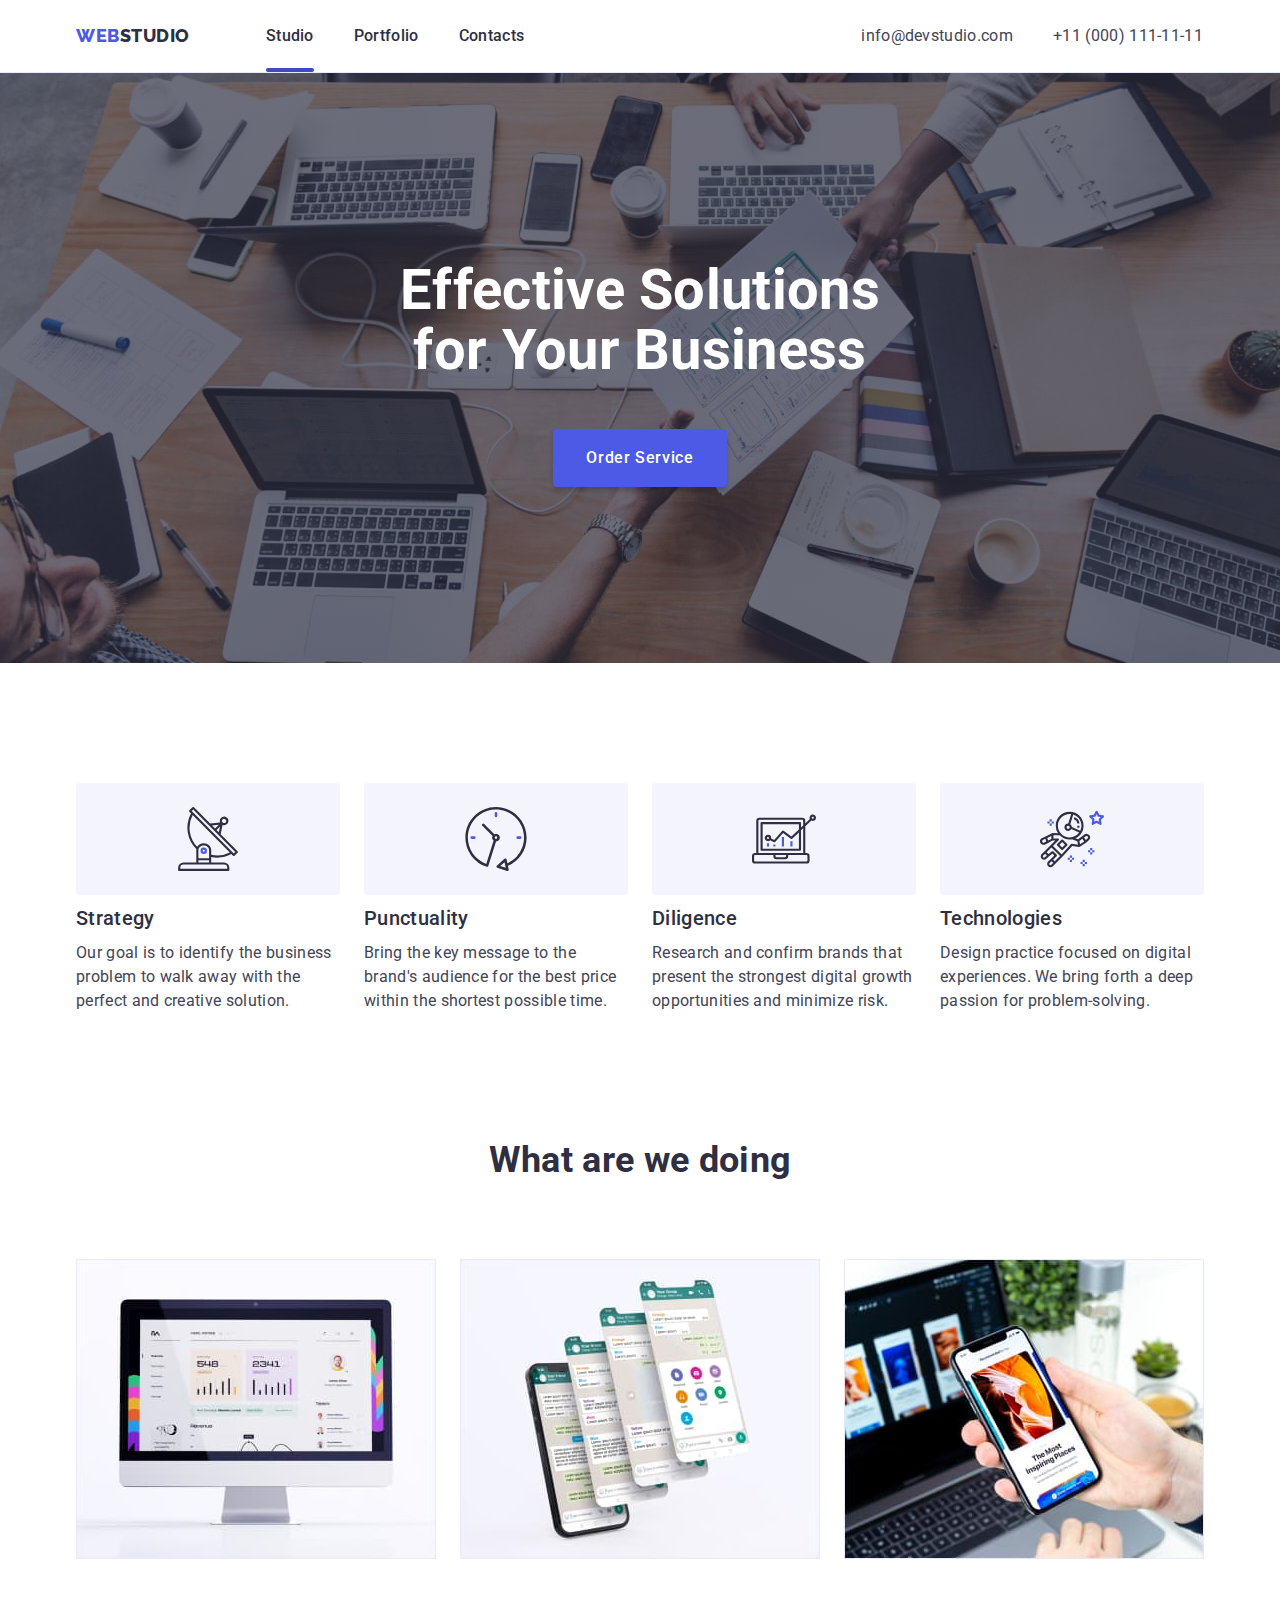
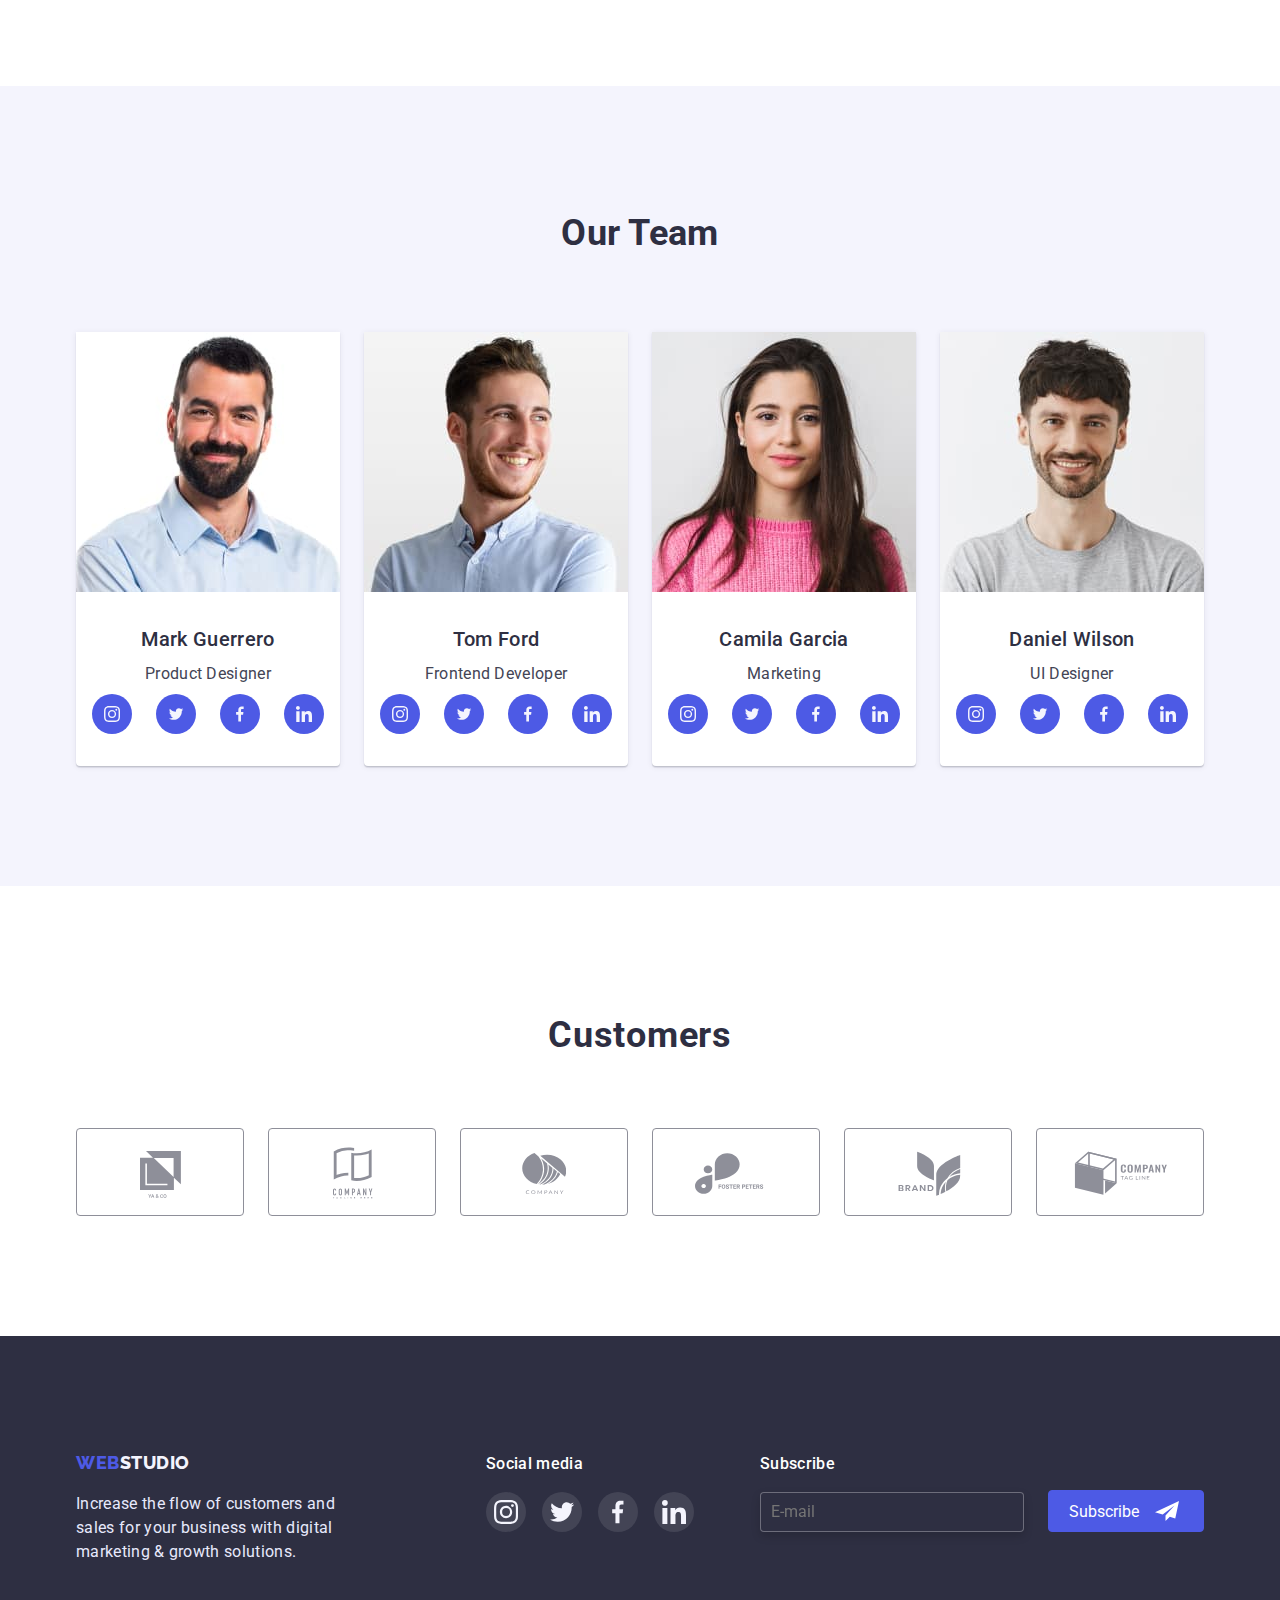
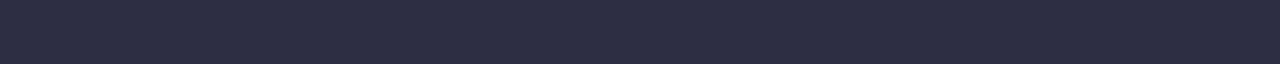
<file: index.html>
<!DOCTYPE html>
<html lang="en">
  <head>
    <meta charset="UTF-8" />
    <meta http-equiv="X-UA-Compatible" content="IE=edge" />
    <meta name="viewport" content="width=device-width, initial-scale=1.0" />
    <link rel="preconnect" href="https://fonts.googleapis.com" />
    <link rel="preconnect" href="https://fonts.gstatic.com" crossorigin />
    <link
      href="https://fonts.googleapis.com/css2?family=Raleway:wght@800&family=Roboto:wght@400;500;700;900&display=swap"
      rel="stylesheet"
    />
    <link
      rel="stylesheet"
      href="https://cdnjs.cloudflare.com/ajax/libs/modern-normalize/1.1.0/modern-normalize.min.css"
    />
    <link rel="stylesheet" href="./css/styles.css" />
    <title>Document</title>
  </head>
  <body>
    <header class="page-header">
      <div class="container">
        <div class="flex-logo">
          <nav class="nav">
            <a class="logo top" href="./index.html"
              ><span class="first-logo">WEB</span>STUDIO</a
            >
            <ul class="nav-menu">
              <li class="menu-list">
                <a class="nav-link" href="./index.html"><span class="nav-link-line"></span>Studio</a>
              </li>
              <li class="menu-list">
                <a class="nav-link" href="./portfolio.html">Portfolio</a>
              </li>
              <li class="menu-list">
                <a class="nav-link" href="./contacts.html">Contacts</a>
              </li>
            </ul>
          </nav>
          <address>
            <ul class="adress">
              <li class="adress-list">
                <a class="adress-link" href="mailto:info@devstudio.com"
                  >info@devstudio.com</a
                >
              </li>
              <li class="adress-list">
                <a class="adress-link tel" href="tel:+110001111111"
                  >+11 (000) 111-11-11</a
                >
              </li>
            </ul>
          </address>
        </div>
      </div>
    </header>
    <main>
      <!-- Hero block -->
      <section class="hero">
        <div class="container hero-items">
          <h1>Effective Solutions for Your Business</h1>
          <button class="button hero" data-modal-open type="button">
            Order Service
          </button>
        </div>
        <div class="backdrop is-hidden" data-modal>
          <div class="modal">
            <button class="modal-button" data-modal-close type="button">
              <svg class="modal-close-button">
                <use href="./images/icons.svg#icon-close"></use>
              </svg>
            </button>
            <form class="modal-form" autocomplete="off">
              <p class="modal-block-title">
                Leave your contacts and we will call you back
              </p>
              <div class="name-input input-modal-block">
                <label class="modal-form-input name" for="name" for="name"
                  >Name</label
                >
                <div class="name">
                  <input
                    class="modal-form-input-textplace"
                    type="text"
                    id="name"
                  />
                  <svg class="icon-modal-person-icon" width="12" height="12">
                    <use href="./images/icons.svg#icon-person"></use>
                  </svg>
                </div>
              </div>
              <div class="phone-input input-modal-block">
                <label class="modal-form-input" for="phone">Phone</label>
                <div class="phone">
                  <input
                    class="modal-form-input-textplace"
                    type="tel"
                    id="phone"
                  />
                  <svg class="icon-modal-person-phone" width="12" height="12">
                      <use href="./images/icons.svg#icon-phone"></use>
                    </svg>
                </div>
              </div>
              <div class="mail-input input-modal-block">
                <label class="modal-form-input" for="mail">E-Mail</label>
               <div class="mail">
                  <input
                    class="modal-form-input-textplace"
                    type="mail"
                    id="mail"
                  />
                  <svg class="icon-modal-person-mail" width="12" height="12">
                      <use href="./images/icons.svg#icon-mail"></use>
                    </svg>
               </div>
              </div>
              <div class="input-comment">
                <label class="comment-input-title" for="comment-input-label">Comment</label>
                <textarea
                  class="comment-input"
                  name="comment"
                  id="comment-input-label"
                  placeholder="Text input"
                ></textarea>
              </div>
              <div class="accept-policy">
                <label class="text-policy">
                  <input class="checkbox" type="checkbox" />
                  <span class="chexbox-image"></span>
                  <span class="text-policy-content">I accept the terms and conditions of the</span>
                  <a class="text-policy-link" href="">Privacy Policy</a>
                  </label>
              </div>
              <button class="submit-form" type="submit">Send</button>
            </form>
          </div>
        </div>
      </section>
      <!-- Our Quality -->
      <section class="quality">
        <div class="container quality">
          <h2>Our Ouality</h2>
          <ul class="quality-list">
            <li class="list-item">
              <div class="icon-quality">
                <svg class="icon antena">
                  <use href="./images/icons.svg#icon-antena"></use>
                </svg>
              </div>
              <h3>Strategy</h3>
              <p>
                Our goal is to identify the business problem to walk away with
                the perfect and creative solution.
              </p>
            </li>
            <li class="list-item">
              <div class="icon-quality">
                <svg class="icon">
                  <use href="./images/icons.svg#icon-clock"></use>
                </svg>
              </div>
              <h3>Punctuality</h3>
              <p>
                Bring the key message to the brand's audience for the best price
                within the shortest possible time.
              </p>
            </li>
            <li class="list-item">
              <div class="icon-quality">
                <svg class="icon">
                  <use href="./images/icons.svg#icon-diagram"></use>
                </svg>
              </div>
              <h3>Diligence</h3>
              <p>
                Research and confirm brands that present the strongest digital
                growth opportunities and minimize risk.
              </p>
            </li>
            <li class="list-item">
              <div class="icon-quality">
                <svg class="icon">
                  <use href="./images/icons.svg#icon-astronaut"></use>
                </svg>
              </div>
              <h3>Technologies</h3>
              <p>
                Design practice focused on digital experiences. We bring forth a
                deep passion for problem-solving.
              </p>
            </li>
          </ul>
        </div>
      </section>

      <!-- Gallery -->

      <section class="gallery">
        <div class="gallery container">
          <h2 class="gallery-title">What are we doing</h2>
          <ul class="gallery-list">
            <li class="list-item">
              <img src="./images/img1.jpg" alt="product1" width="360" />
            </li>
            <li class="list-item">
              <img src="./images/img2.jpg" alt="product2" width="360" />
            </li>
            <li class="list-item">
              <img src="./images/img3.jpg" alt="product3" width="360" />
            </li>
          </ul>
        </div>
      </section>
      <!-- Team -->
      <section class="team">
        <div class="team container">
          <h2>Our Team</h2>
          <ul class="team-list">
            <li class="list-number">
              <img
                class="team-number"
                src="./images/img4.jpg"
                alt="Mark Guerrero"
                width="264"
              />
              <div class="about-item">
                <h3>Mark Guerrero</h3>
                <p>Product Designer</p>
                <ul class="social">
                  <li class="icon-list team-icon">
                    <a target="_blank" href="">
                      <svg class="social-item instagram" width="16" height="16">
                        <use href=".//images/icons.svg#icon-instagram"></use>
                      </svg>
                    </a>
                  </li>
                  <li class="icon-list team-icon">
                    <a target="_blank" href="">
                      <svg class="social-item twitter" width="16" height="16">
                        <use href=".//images/icons.svg#icon-twitter"></use>
                      </svg>
                    </a>
                  </li>
                  <li class="icon-list team-icon">
                    <a target="_blank" href="">
                      <svg class="social-item facebook" width="16" height="16">
                        <use href=".//images/icons.svg#icon-facebook"></use>
                      </svg>
                    </a>
                  </li>
                  <li class="icon-list team-icon">
                    <a target="_blank" href="">
                      <svg class="social-item linkedin" width="16" height="16">
                        <use href=".//images/icons.svg#icon-linkedin"></use>
                      </svg>
                    </a>
                  </li>
                </ul>
              </div>
            </li>
            <li class="list-number">
              <img
                class="team-number"
                src="./images/img5.jpg"
                alt="Tom Ford"
                width="264"
              />
              <div class="about-item">
                <h3>Tom Ford</h3>
                <p>Frontend Developer</p>
                <ul class="social">
                  <li class="icon-list team-icon">
                    <a target="_blank" href="">
                      <svg class="social-item instagram" width="16" height="16">
                        <use href=".//images/icons.svg#icon-instagram"></use>
                      </svg>
                    </a>
                  </li>
                  <li class="icon-list team-icon">
                    <a target="_blank" href="">
                      <svg class="social-item twitter" width="16" height="16">
                        <use href=".//images/icons.svg#icon-twitter"></use>
                      </svg>
                    </a>
                  </li>
                  <li class="icon-list team-icon">
                    <a target="_blank" href="">
                      <svg class="social-item facebook" width="16" height="16">
                        <use href=".//images/icons.svg#icon-facebook"></use>
                      </svg>
                    </a>
                  </li>
                  <li class="icon-list team-icon">
                    <a target="_blank" href="">
                      <svg class="social-item linkedin" width="16" height="16">
                        <use href=".//images/icons.svg#icon-linkedin"></use>
                      </svg>
                    </a>
                  </li>
                </ul>
              </div>
            </li>
            <li class="list-number">
              <img
                class="team-number"
                src="./images/img6.jpg"
                alt="Camila Garcia"
                width="264"
              />
              <div class="about-item">
                <h3>Camila Garcia</h3>
                <p>Marketing</p>
                <ul class="social">
                  <li class="icon-list team-icon">
                    <a target="_blank" href="">
                      <svg class="social-item instagram" width="16" height="16">
                        <use href=".//images/icons.svg#icon-instagram"></use>
                      </svg>
                    </a>
                  </li>
                  <li class="icon-list team-icon">
                    <a target="_blank" href="">
                      <svg class="social-item twitter" width="16" height="16">
                        <use href=".//images/icons.svg#icon-twitter"></use>
                      </svg>
                    </a>
                  </li>
                  <li class="icon-list team-icon">
                    <a target="_blank" href="">
                      <svg class="social-item facebook" width="16" height="16">
                        <use href=".//images/icons.svg#icon-facebook"></use>
                      </svg>
                    </a>
                  </li>
                  <li class="icon-list team-icon">
                    <a target="_blank" href="">
                      <svg class="social-item linkedin" width="16" height="16">
                        <use href=".//images/icons.svg#icon-linkedin"></use>
                      </svg>
                    </a>
                  </li>
                </ul>
              </div>
            </li>
            <li class="list-number">
              <img
                class="team-number"
                src="./images/img7.jpg"
                alt="Daniel Wilson"
                width="264"
              />
              <div class="about-item">
                <h3>Daniel Wilson</h3>
                <p>UI Designer</p>
                <ul class="social">
                  <li class="icon-list team-icon">
                    <a target="_blank" href="">
                      <svg class="social-item instagram" width="16" height="16">
                        <use href=".//images/icons.svg#icon-instagram"></use>
                      </svg>
                    </a>
                  </li>
                  <li class="icon-list team-icon">
                    <a target="_blank" href="">
                      <svg class="social-item twitter" width="16" height="16">
                        <use href=".//images/icons.svg#icon-twitter"></use>
                      </svg>
                    </a>
                  </li>
                  <li class="icon-list team-icon">
                    <a target="_blank" href="">
                      <svg class="social-item facebook" width="16" height="16">
                        <use href=".//images/icons.svg#icon-facebook"></use>
                      </svg>
                    </a>
                  </li>
                  <li class="icon-list team-icon">
                    <a target="_blank" href="">
                      <svg class="social-item linkedin" width="16" height="16">
                        <use href=".//images/icons.svg#icon-linkedin"></use>
                      </svg>
                    </a>
                  </li>
                </ul>
              </div>
            </li>
          </ul>
        </div>
      </section>
      <section class="customers">
        <div class="customers container">
          <h2>Customers</h2>
          <ul class="customers-list">
            <li class="customers-item group-1">
              <a href="">
                <svg class="customers-icon group-1">
                  <use href="./images/icons.svg#icon-group-1"></use>
                </svg>
              </a>
            </li>
            <li class="customers-item group-2">
              <a href="">
                <svg class="customers-icon group-2">
                  <use href="./images/icons.svg#icon-group-2"></use>
                </svg>
              </a>
            </li>
            <li class="customers-item group-3">
              <a href="">
                <svg class="customers-icon group-3">
                  <use href="./images/icons.svg#icon-group-3"></use>
                </svg>
              </a>
            </li>
            <li class="customers-item group-4">
              <a href="">
                <svg class="customers-icon group-4">
                  <use href="./images/icons.svg#icon-group-4"></use>
                </svg>
              </a>
            </li>
            <li class="customers-item group-5">
              <a class="" href="">
                <svg class="customers-icon group-5">
                  <use href="./images/icons.svg#icon-group-5"></use>
                </svg>
              </a>
            </li>
            <li class="customers-item group-6">
              <a href="">
                <svg class="customers-icon group-6">
                  <use href="./images/icons.svg#icon-group-6"></use>
                </svg>
              </a>
            </li>
          </ul>
        </div>
      </section>
    </main>
    <footer class="footer-page">
      <div class="container footer">
        <div class="about-footer">
          <a class="logo logo-footer" href="./index.html"
            ><span class="first-logo">WEB</span
            ><span class="logo-footer">STUDIO</span></a
          >
          <p class="about">
            Increase the flow of customers and sales for your business with
            digital marketing & growth solutions.
          </p>
        </div>
        <div class="footer-social">
          <p class="social-text">Social media</p>
          <ul class="social-footer">
            <li class="icon-list-footer">
              <a target="_blank" href="">
                <svg class="social-item-instagram" width="24" height="24">
                  <use href=".//images/icons.svg#icon-instagram"></use>
                </svg>
              </a>
            </li>
            <li class="icon-list-footer">
              <a target="_blank" href="">
                <svg class="social-item-twitter" width="24" height="24">
                  <use href=".//images/icons.svg#icon-twitter"></use>
                </svg>
              </a>
            </li>
            <li class="icon-list-footer">
              <a target="_blank" href="">
                <svg class="social-item-facebook" width="24" height="24">
                  <use href=".//images/icons.svg#icon-facebook"></use>
                </svg>
              </a>
            </li>
            <li class="icon-list-footer">
              <a target="_blank" href="">
                <svg class="social-item-linkedin" width="24" height="24">
                  <use href=".//images/icons.svg#icon-linkedin"></use>
                </svg>
              </a>
            </li>
          </ul>
        </div>
        <div class="footer-form">
          <form class="footer-form-container">
            <div class="form-wrapper">
              <div class="form-input">
                <label for="mail-footer" class="subtitle-form-container">Subscribe</label>
                <input
                  type="mail"
                  class="footer-form-textplace"
                  placeholder="E-mail"
                  id="mail-footer"
                />
              </div>
              <div class="footer-butonn-form-wrapper">
                <button class="footer-butonn-form" type="submit">
                  <p class="text-form-button">Subscribe</p>
                  <svg class="icon-button-form" width="24" height="24">
                    <use href="./images/icons.svg#icon-telegram"></use>
                  </svg>
                </button>
              </div>
            </div>
          </form>
        </div>
      </div>
    </footer>
    <script src="./js/modal.js"></script>
  </body>
</html>
</file>
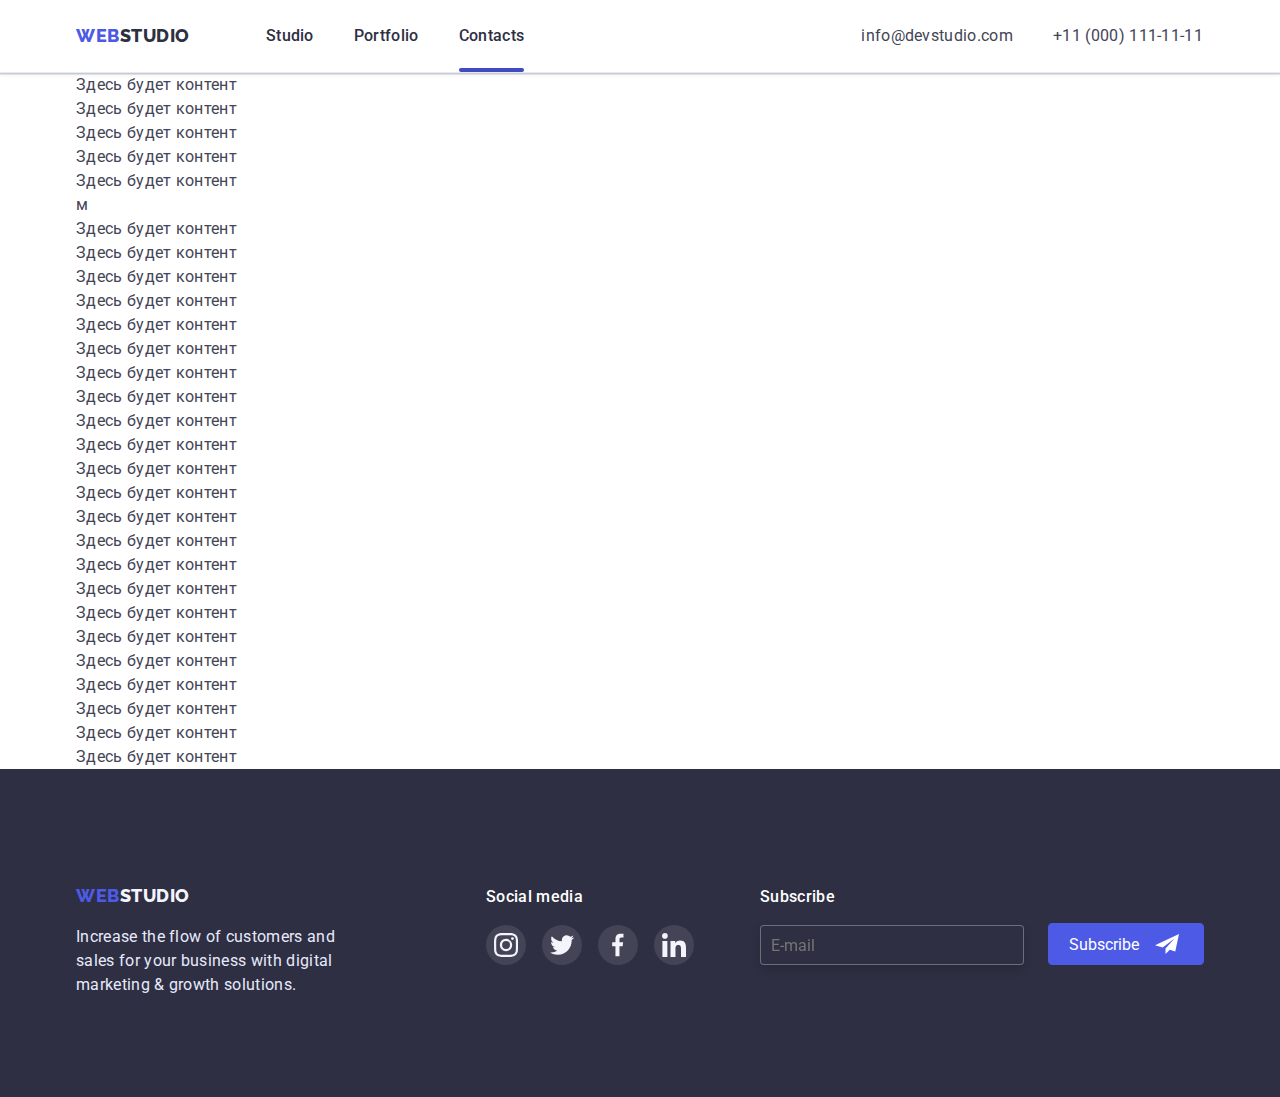
<file: contacts.html>
<!DOCTYPE html>
<html lang="en">
  <head>
    <meta charset="UTF-8" />
    <meta http-equiv="X-UA-Compatible" content="IE=edge" />
    <meta name="viewport" content="width=device-width, initial-scale=1.0" />
    <link rel="preconnect" href="https://fonts.googleapis.com" />
    <link rel="preconnect" href="https://fonts.gstatic.com" crossorigin />
    <link
      href="https://fonts.googleapis.com/css2?family=Raleway:wght@800&family=Roboto:wght@400;500;700;900&display=swap"
      rel="stylesheet"
    />
    <link
      rel="stylesheet"
      href="https://cdnjs.cloudflare.com/ajax/libs/modern-normalize/1.1.0/modern-normalize.min.css"
    />
    <link rel="stylesheet" href="./css/styles.css" />
    <title>Document</title>
  </head>
  <body>
    <header class="page-header">
      <div class="container">
        <div class="flex-logo">
          <nav class="nav">
            <a class="logo top" href="./index.html"
              ><span class="first-logo">WEB</span>STUDIO</a
            >
            <ul class="nav-menu">
              <li class="menu-list">
                <a class="nav-link" href="./index.html">Studio</a>
              </li>
              <li class="menu-list">
                <a class="nav-link" href="./portfolio.html">Portfolio</a>
              </li>
              <li class="menu-list">
                <a class="nav-link" href="./contacts.html"><span class="nav-link-line"></span>Contacts</a>
              </li>
            </ul>
          </nav>
          <address>
            <ul class="adress">
              <li class="adress-list">
                <a class="adress-link" href="mailto:info@devstudio.com"
                  >info@devstudio.com</a
                >
              </li>
              <li class="adress-list">
                <a class="adress-link tel" href="tel:+110001111111"
                  >+11 (000) 111-11-11</a
                >
              </li>
            </ul>
          </address>
        </div>
      </div>
    </header>
    <main>
     <section>
      <div class="container">
        <p>Здесь будет контент</p>
        <p>Здесь будет контент</p>

        <p>Здесь будет контент</p>

        <p>Здесь будет контент</p>

        <p>Здесь будет контент</p>

м
<p>Здесь будет контент</p>

<p>Здесь будет контент</p>

<p>Здесь будет контент</p>

<p>Здесь будет контент</p>

<p>Здесь будет контент</p>
<p>Здесь будет контент</p>

<p>Здесь будет контент</p>

<p>Здесь будет контент</p>

<p>Здесь будет контент</p>

<p>Здесь будет контент</p>

<p>Здесь будет контент</p>

<p>Здесь будет контент</p>

<p>Здесь будет контент</p>

<p>Здесь будет контент</p>

<p>Здесь будет контент</p>

<p>Здесь будет контент</p>

<p>Здесь будет контент</p>

<p>Здесь будет контент</p>

<p>Здесь будет контент</p>

<p>Здесь будет контент</p>

<p>Здесь будет контент</p>

<p>Здесь будет контент</p>
<p>Здесь будет контент</p>


      </div>
     </section>
    </main>
    <footer class="footer-page">
      <div class="container footer">
        <div class="about-footer">
          <a class="logo logo-footer" href="./index.html"
            ><span class="first-logo">WEB</span
            ><span class="logo-footer">STUDIO</span></a
          >
          <p class="about">
            Increase the flow of customers and sales for your business with
            digital marketing & growth solutions.
          </p>
        </div>
        <div class="footer-social">
          <p class="social-text">Social media</p>
          <ul class="social-footer">
            <li class="icon-list-footer">
              <a target="_blank" href="">
                <svg class="social-item-instagram" width="24" height="24">
                  <use href=".//images/icons.svg#icon-instagram"></use>
                </svg>
              </a>
            </li>
            <li class="icon-list-footer">
              <a target="_blank" href="">
                <svg class="social-item-twitter" width="24" height="24">
                  <use href=".//images/icons.svg#icon-twitter"></use>
                </svg>
              </a>
            </li>
            <li class="icon-list-footer">
              <a target="_blank" href="">
                <svg class="social-item-facebook" width="24" height="24">
                  <use href=".//images/icons.svg#icon-facebook"></use>
                </svg>
              </a>
            </li>
            <li class="icon-list-footer">
              <a target="_blank" href="">
                <svg class="social-item-linkedin" width="24" height="24">
                  <use href=".//images/icons.svg#icon-linkedin"></use>
                </svg>
              </a>
            </li>
          </ul>
        </div>
        <div class="footer-form">
          <form class="footer-form-container">
            <div class="form-wrapper">
              <div class="form-input">
                <label class="subtitle-form-container">Subscribe</label>
                <input
                  type="mail"
                  class="footer-form-textplace"
                  placeholder="E-mail"
                />
              </div>
              <div class="footer-butonn-form-wrapper">
                <button class="footer-butonn-form" type="submit">
                  <p class="text-form-button">Subscribe</p>
                  <svg class="icon-button-form" width="24" height="24">
                    <use href="./images/icons.svg#icon-telegram"></use>
                  </svg>
                </button>
              </div>
            </div>
          </form>
        </div>
      </div>
    </footer>
  </body>
</html>
</file>
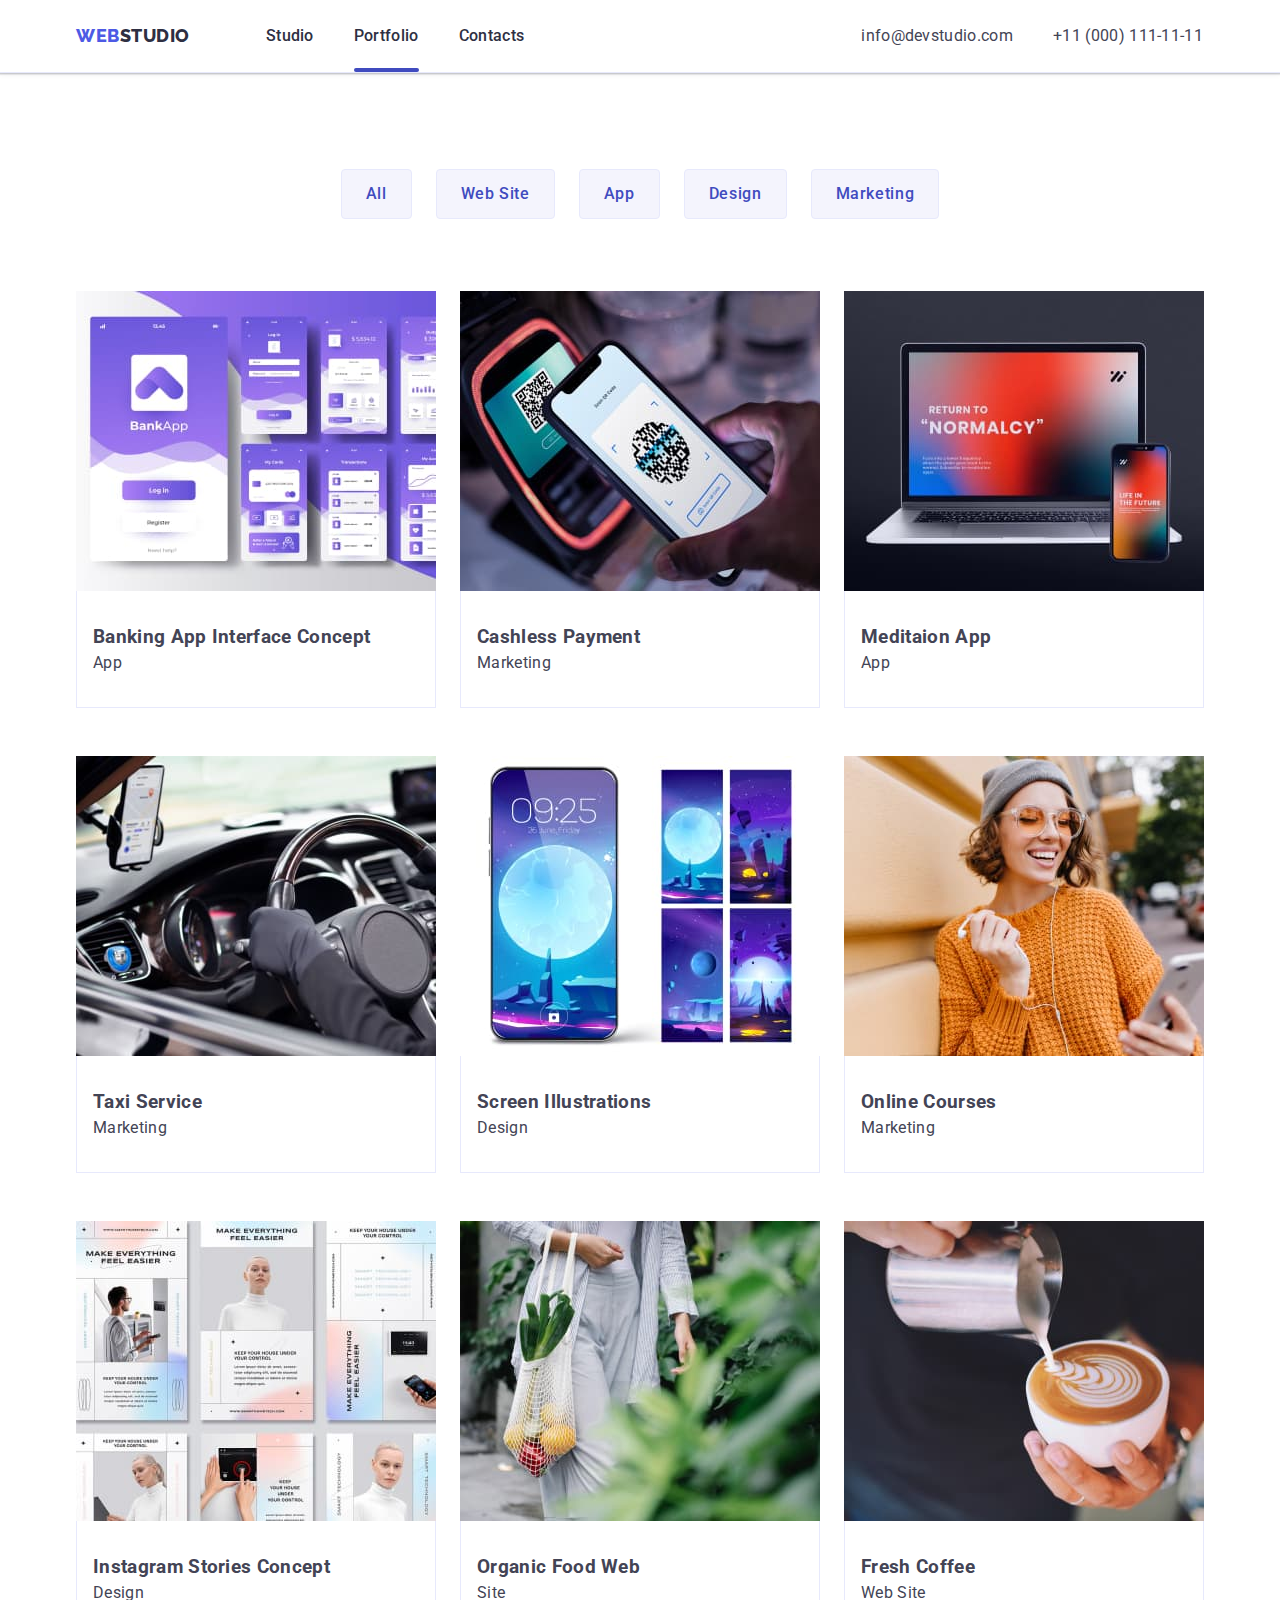
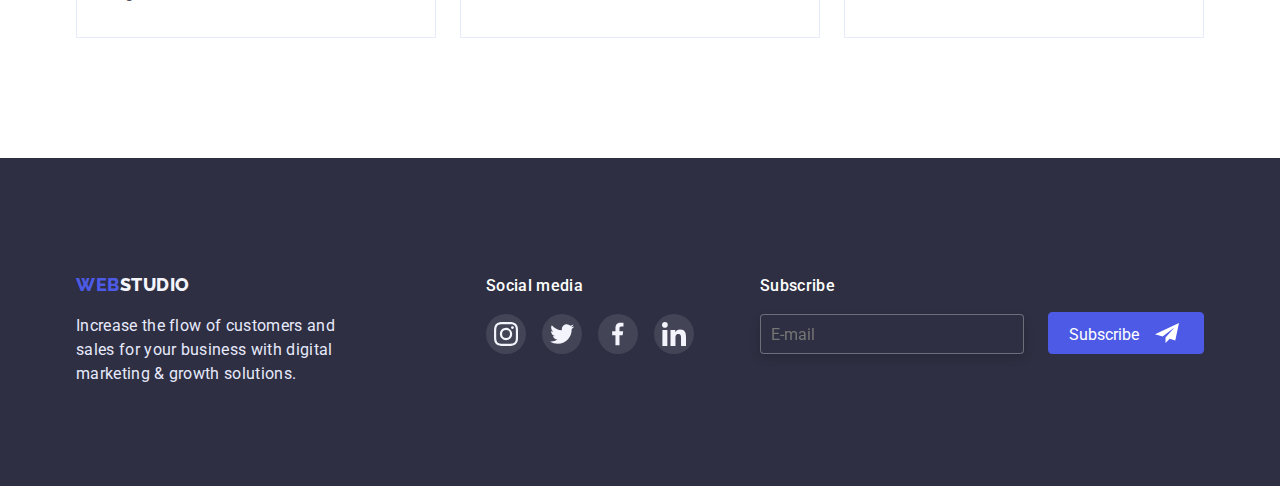
<file: portfolio.html>
<!DOCTYPE html>
<html lang="en">
  <head>
    <meta charset="UTF-8" />
    <meta http-equiv="X-UA-Compatible" content="IE=edge" />
    <meta name="viewport" content="width=device-width, initial-scale=1.0" />
    <link rel="preconnect" href="https://fonts.googleapis.com" />
    <link rel="preconnect" href="https://fonts.gstatic.com" crossorigin />
    <link
      href="https://fonts.googleapis.com/css2?family=Raleway:wght@800&family=Roboto:wght@400;500;700;900&display=swap"
      rel="stylesheet"
    />
    <link
      rel="stylesheet"
      href="https://cdnjs.cloudflare.com/ajax/libs/modern-normalize/1.1.0/modern-normalize.min.css"
    />
    <link rel="stylesheet" href="./css/styles.css" />
    <title>Document</title>
  </head>
  <body>
    <header class="page-header">
      <div class="container">
        <div class="flex-logo">
          <nav class="nav">
            <a class="logo top" href="./index.html"
              ><span class="first-logo">WEB</span>STUDIO</a
            >
            <ul class="nav-menu">
              <li class="menu-list">
                <a class="nav-link" href="./index.html">Studio</a>
              </li>
              <li class="menu-list">
                <a class="nav-link" href="./portfolio.html"><span class="nav-link-line"></span>Portfolio</a>
              </li>
              <li class="menu-list">
                <a class="nav-link" href="./contacts.html">Contacts</a>
              </li>
            </ul>
          </nav>
          <address>
            <ul class="adress">
              <li class="adress-list">
                <a class="adress-link" href="mailto:info@devstudio.com"
                  >info@devstudio.com</a
                >
              </li>
              <li class="adress-list">
                <a class="adress-link tel" href="tel:+110001111111"
                  >+11 (000) 111-11-11</a
                >
              </li>
            </ul>
          </address>
        </div>
      </div>
    </header>
    <main>
      <!-- Filters -->
      <section class="project">
        <div class="container project">
          <h1 class="project-title">Here H1</h1>
          <ul class="filter-list">
            <li class="list-button">
              <button class="button filter-button" type="button">All</button>
            </li>
            <li class="list-button">
              <button class="button filter-button" type="button">
                Web Site
              </button>
            </li>
            <li class="list-button">
              <button class="button filter-button" type="button">App</button>
            </li>
            <li class="list-button">
              <button class="button filter-button" type="button">Design</button>
            </li>
            <li class="list-button">
              <button class="button filter-button" type="button">
                Marketing
              </button>
            </li>
          </ul>
          <h2 class="project-title">Projects</h2>
          <ul class="project-list">
            <li class="project-item">
              <a href="" class="project-item-link">
                <div class="img-wrapper">
                  <img
                    src="./images/galery1.jpg"
                    alt="Banking App Interface"
                    width="300"
                  />
                  <p class="overlay">
                    14 Stylish and User-Friendly App Design Concepts · Task
                    Manager App · Calorie Tracker App · Exotic Fruit Ecommerce
                    App · Cloud Storage App
                  </p>
                </div>
                <div class="about-item">
                  <h3>Banking App Interface Concept</h3>
                  <p>App</p>
                </div>
              </a>
            </li>
            <li class="project-item">
              <a href="" class="project-item-link">
                <div class="img-wrapper">
                  <img
                    src="./images/galery2.jpg"
                    alt="Cashless Payment Marketing"
                    width="300"
                  />
                  <p class="overlay">
                    14 Stylish and User-Friendly App Design Concepts · Task
                    Manager App · Calorie Tracker App · Exotic Fruit Ecommerce
                    App · Cloud Storage App
                  </p>
                </div>
                <div class="about-item">
                  <h3>Cashless Payment</h3>
                  <p>Marketing</p>
                </div>
              </a>
            </li>
            <li class="project-item">
              <a href="" class="project-item-link">
                <div class="img-wrapper">
                  <img
                    src="./images/galery3.jpg"
                    alt="Meditaion App"
                    width="300"
                  />
                  <p class="overlay">
                    14 Stylish and User-Friendly App Design Concepts · Task
                    Manager App · Calorie Tracker App · Exotic Fruit Ecommerce
                    App · Cloud Storage App
                  </p>
                </div>
                <div class="about-item">
                  <h3>Meditaion App</h3>
                  <p>App</p>
                </div>
              </a>
            </li>
            <li class="project-item">
              <a href="" class="project-item-link">
                <div class="img-wrapper">
                  <img
                    src="./images/galery4.jpg"
                    alt="Taxi Service"
                    width="300"
                  />
                  <p class="overlay">
                    14 Stylish and User-Friendly App Design Concepts · Task
                    Manager App · Calorie Tracker App · Exotic Fruit Ecommerce
                    App · Cloud Storage App
                  </p>
                </div>
                <div class="about-item">
                  <h3>Taxi Service</h3>
                  <p>Marketing</p>
                </div>
              </a>
            </li>
            <li class="project-item">
              <a href="" class="project-item-link">
                <div class="img-wrapper">
                  <img
                    src="./images/galery5.jpg"
                    alt="Screen Illustrations"
                    width="300"
                  />
                  <p class="overlay">
                    14 Stylish and User-Friendly App Design Concepts · Task
                    Manager App · Calorie Tracker App · Exotic Fruit Ecommerce
                    App · Cloud Storage App
                  </p>
                </div>
                <div class="about-item">
                  <h3>Screen Illustrations</h3>
                  <p>Design</p>
                </div>
              </a>
            </li>
            <li class="project-item">
              <a href="" class="project-item-link">
                <div class="img-wrapper">
                  <img
                    src="./images/galery6.jpg"
                    alt="Online Courses"
                    width="300"
                  />
                  <p class="overlay">
                    14 Stylish and User-Friendly App Design Concepts · Task
                    Manager App · Calorie Tracker App · Exotic Fruit Ecommerce
                    App · Cloud Storage App
                  </p>
                </div>
                <div class="about-item">
                  <h3>Online Courses</h3>
                  <p>Marketing</p>
                </div>
              </a>
            </li>
            <li class="project-item">
              <a href="" class="project-item-link">
                <div class="img-wrapper">
                  <img
                    src="./images/galery7.jpg"
                    alt="Instagram Stories"
                    width="300"
                  />
                  <p class="overlay">
                    14 Stylish and User-Friendly App Design Concepts · Task
                    Manager App · Calorie Tracker App · Exotic Fruit Ecommerce
                    App · Cloud Storage App
                  </p>
                </div>
                <div class="about-item">
                  <h3>Instagram Stories Concept</h3>
                  <p>Design</p>
                </div>
              </a>
            </li>
            <li class="project-item">
              <a href="" class="project-item-link">
                <div class="img-wrapper">
                  <img
                    src="./images/galery8.jpg"
                    alt="Organic Food"
                    width="300"
                  />
                  <p class="overlay">
                    14 Stylish and User-Friendly App Design Concepts · Task
                    Manager App · Calorie Tracker App · Exotic Fruit Ecommerce
                    App · Cloud Storage App
                  </p>
                </div>
                <div class="about-item">
                  <h3>Organic Food Web</h3>
                  <p>Site</p>
                </div>
              </a>
            </li>
            <li class="project-item">
              <a href="" class="project-item-link">
                <div class="img-wrapper">
                  <img
                    src="./images/galery9.jpg"
                    alt="Fresh Coffee"
                    width="300"
                  />
                  <p class="overlay">
                    14 Stylish and User-Friendly App Design Concepts · Task
                    Manager App · Calorie Tracker App · Exotic Fruit Ecommerce
                    App · Cloud Storage App
                  </p>
                </div>
                <div class="about-item">
                  <h3>Fresh Coffee</h3>
                  <p>Web Site</p>
                </div>
              </a>
            </li>
          </ul>
        </div>
      </section>
    </main>
    <footer class="footer-page">
      <div class="container footer">
        <div class="about-footer">
          <a class="logo logo-footer" href="./index.html"
            ><span class="first-logo">WEB</span
            ><span class="logo-footer">STUDIO</span></a
          >
          <p class="about">
            Increase the flow of customers and sales for your business with
            digital marketing & growth solutions.
          </p>
        </div>
        <div class="footer-social">
          <p class="social-text">Social media</p>
          <ul class="social-footer">
            <li class="icon-list-footer">
              <a target="_blank" href="">
                <svg class="social-item-instagram" width="24" height="24">
                  <use href=".//images/icons.svg#icon-instagram"></use>
                </svg>
              </a>
            </li>
            <li class="icon-list-footer">
              <a target="_blank" href="">
                <svg class="social-item-twitter" width="24" height="24">
                  <use href=".//images/icons.svg#icon-twitter"></use>
                </svg>
              </a>
            </li>
            <li class="icon-list-footer">
              <a target="_blank" href="">
                <svg class="social-item-facebook" width="24" height="24">
                  <use href=".//images/icons.svg#icon-facebook"></use>
                </svg>
              </a>
            </li>
            <li class="icon-list-footer">
              <a target="_blank" href="">
                <svg class="social-item-linkedin" width="24" height="24">
                  <use href=".//images/icons.svg#icon-linkedin"></use>
                </svg>
              </a>
            </li>
          </ul>
        </div>
        <div class="footer-form">
          <form class="footer-form-container">
            <div class="form-wrapper">
              <div class="form-input">
                <label for="mail-footer" class="subtitle-form-container">Subscribe</label>
                <input
                  type="mail"
                  class="footer-form-textplace"
                  placeholder="E-mail"
                  id="mail-footer"
                />
              </div>
              <div class="footer-butonn-form-wrapper">
                <button class="footer-butonn-form" type="submit">
                  <p class="text-form-button">Subscribe</p>
                  <svg class="icon-button-form" width="24" height="24">
                    <use href="./images/icons.svg#icon-telegram"></use>
                  </svg>
                </button>
              </div>
            </div>
          </form>
        </div>
      </div>
    </footer>
  </body>
</html>
</file>
<file: css/styles.css>
/* Обнуление */
ul,
p,
h1,
h2,
h3 {
  margin: 0;
  padding: 0;
}
*,
*:before,
*:after {
  -moz-box-sizing: border-box;
  -webkit-box-sizing: border-box;
  box-sizing: border-box;
}
* li {
  list-style-type: none;
}

:root {
  --primary-brand: #4d5ae5;
  /*IRIS* CTAs Focused Active states Links */
  --pressed-state: #404bbf;
  /*OCEAN* CTAs */
  --dark-text-state: #2e2f42;
  /*NAVY-BLUE* Overlays Shadows Headings */
  --success: #31d0aa;
  /*GREEN* Valid fields Success messages */
  --text: #434455;
  /*SLATE* Body text */
  --subtle-Text: #8e8f99;
  /*LIGHT-SLATE* Helper text Deemphasized text */
  --accent: #e7e9fc;
  /*CORNFLOWER* Accent color Hairlines Subtle backgrounds */
  --light: #f4f4fd;
  /*CLOUD* Light mode backgrounds Light mode Dialogs/alerts */
  --Modaloverlay: rgba(46, 47, 66, 0.4);
  /*NAVY-BLUE-MODAL* Overlay */
  --Herobackground: rgba(46, 47, 66, 0.7);
  /*GREY* Hero image background */
}

body {
  background-color: #ffffff;
  font-family: "Roboto", sans-serif;
  font-weight: 400;
  font-size: 16px;
  line-height: 1.5;
  letter-spacing: 0.02em;
  color: var(--text);
  text-align: left;
}

/* Header */
.logo {
  font-family: "Raleway";
  font-weight: 800;
  font-size: 18px;
  letter-spacing: 0.03em;
  line-height: 1.33;
  color: var(--dark-text-state);
  text-decoration: none;
}

.container {
  width: 1158px;
  padding-left: 15px;
  padding-right: 15px;
  margin-left: auto;
  margin-right: auto;
}

.flex-logo {
  display: flex;
  justify-content: space-between;
}

.page-header {
  display: flex;
  justify-content: space-between;
  border-bottom: 1px solid var(--accent);
  box-shadow: 0px 2px 1px rgba(46, 47, 66, 0.08), 0px 1px 1px rgba(46, 47, 66, 0.16), 0px 1px 6px rgba(46, 47, 66, 0.08);
}

.logo.top {
  display: block;

  margin-right: 76px;

  padding-top: 24px;
  padding-bottom: 24px;
}

.nav {
  display: flex;
}

/* Тег который покрашен синим */
.first-logo {
  color: var(--primary-brand);
}

/* Навигация */

.nav-menu {
  font-weight: 500;
  display: flex;
}

.nav-menu .menu-list + .menu-list {
  margin-left: 40px;
}
.nav .nav-menu .menu-list .nav-link {
  position: relative;
  text-decoration: none;
  color: var(--dark-text-state);
  padding-top: 24px;
  padding-bottom: 24px;

  transition: color 500ms cubic-bezier(0.4, 0, 0.2, 1);

  display: block;
}

.nav-link::after {
  content: "  ";
  transition: background-color 250ms cubic-bezier(0.4, 0, 0.2, 1);
}

.nav-link-line::after {
  position: absolute;
  bottom: 0;
  content: " ";
  display: block;
  width: 100%;
  height: 4px;
  border-radius: 2px;
  background-color: var(--pressed-state);
}

.page-header .container .flex-logo .nav .nav-menu .menu-list .nav-link:active,
.page-header .container .flex-logo .nav .nav-menu .menu-list .nav-link:focus,
.page-header .container .flex-logo .nav .nav-menu .menu-list .nav-link:hover {
  color: var(--pressed-state);
}

/* Адрес */

address {
  font-style: normal;
}

.adress {
  display: flex;
}

.adress .adress-list .adress-link.tel {
  min-width: 153px;
}

.adress .adress-list .adress-link.tel {
  min-width: 151px;
}

.adress .adress-list + .adress-list {
  margin-left: 40px;
}

.adress .adress-list .adress-link {
  display: block;

  padding-top: 24px;
  padding-bottom: 24px;
}

.adress-link {
  text-decoration: none;
  color: var(--text);
  transition: color 250ms cubic-bezier(0.4, 0, 0.2, 1);
}

.adress-link:active,
.adress-link:focus,
.adress-link:hover {
  color: var(--pressed-state);
}

/* Main Index */

/* Hero section */

.hero {
  text-align: center;
  padding-top: 188px;
  padding-bottom: 188px;
}

section.hero {
  max-width: 1440px;
  max-height: 590px;
  margin-left: auto;
  margin-right: auto;
  background-position: center;
  background-repeat: no-repeat;
  background: linear-gradient(rgba(46, 47, 66, 0.7), rgba(46, 47, 66, 0.7)), url(../images/hero-background.jpg);
}

.hero h1 {
  font-weight: 700;
  font-size: 56px;
  line-height: 1.07;
  color: #ffffff;

  width: 494px;
  margin-left: auto;
  margin-right: auto;
}

.backdrop {
  width: 100%;
  height: 100%;

  position: fixed;
  top: 0;
  left: 0;
  z-index: 100;

  background-color: rgba(46, 47, 66, 0.4);
  transition: opacity 500ms cubic-bezier(0.4, 0, 0.2, 1), visibility 500ms cubic-bezier(0.4, 0, 0.2, 1);
}

.backdrop.is-hidden {
  opacity: 0;
  visibility: hidden;
  pointer-events: none;
}
.modal {
  position: absolute;
  top: 50%;
  left: 50%;
  transform: translate(-50%, -50%);
  width: 408px;
  padding: 72px 24px 22px 24px;

  background-color: #fcfcfc;
  border-radius: 4px;
  box-shadow: 0px 1px 1px rgba(0, 0, 0, 0.14), 0px 1px 3px rgba(0, 0, 0, 0.12), 0px 2px 1px rgba(0, 0, 0, 0.2);
}

.modal-button {
  position: absolute;
  top: 24px;
  right: 24px;
  display: flex;
  justify-content: center;
  align-items: center;
  background: #e7e9fc;
  border: 1px solid rgba(0, 0, 0, 0.1);
  border-radius: 50%;

  width: 24px;
  height: 24px;
  cursor: pointer;
  padding: 0;
  transition: 250ms cubic-bezier(0.4, 0, 0.2, 1);
}

.modal-button:hover,
.modal-button:focus {
  color: white;
  background-color: var(--pressed-state);
}

.modal-close-button {
  width: 8px;
  height: 8px;
  display: block;
  fill: currentColor;
}

.modal-form {
  display: flex;
  flex-direction: column;
  justify-content: flex-start;
}

.modal-block-title {
  font-weight: 500;
  font-size: 16px;
  line-height: 1.5;
  text-align: center;
  letter-spacing: 0.02em;

  color: #2e2f42;
}

.name-input {
  margin-top: 16px;
}

.name {
  position: relative;
}
.mail {
  position: relative;
}
.phone {
  position: relative;
}

.name-input:hover .modal-form-input-textplace {
  border: 1px solid var(--primary-brand);
  outline: 1px solid transparent;
}
.name-input:hover .icon-modal-person-icon {
  fill: var(--primary-brand);
}

.name-input:focus-within .modal-form-input-textplace {
  border: 1px solid var(--primary-brand);
  outline: 1px solid transparent;
}
.name-input:focus-within .icon-modal-person-icon {
  fill: var(--primary-brand);
}
/* ---------------------------- */
.phone-input:hover .modal-form-input-textplace {
  border: 1px solid var(--primary-brand);
  outline: 1px solid transparent;
}
.phone-input:hover .icon-modal-person-phone {
  fill: var(--primary-brand);
}

.phone-input:focus-within .modal-form-input-textplace {
  border: 1px solid var(--primary-brand);
  outline: 1px solid transparent;
}
.phone-input:focus-within .icon-modal-person-phone {
  fill: var(--primary-brand);
}
/* ---------------------------- */
.mail-input:hover .modal-form-input-textplace {
  border: 1px solid var(--primary-brand);
  outline: 1px solid transparent;
}
.mail-input:hover .icon-modal-person-mail {
  fill: var(--primary-brand);
}

.mail-input:focus-within .modal-form-input-textplace {
  border: 1px solid var(--primary-brand);
  outline: 1px solid transparent;
}

.mail-input:focus-within .icon-modal-person-mail {
  fill: var(--primary-brand);
}

.icon-modal-person-icon {
  fill: currentColor;
  position: absolute;
  top: 11px;
  left: 19px;
  transform: translateY(50%);
}

.icon-modal-person-phone {
  fill: currentColor;
  position: absolute;
  top: 11px;
  left: 19px;
  transform: translateY(50%);
}
.icon-modal-person-mail {
  fill: currentColor;
  position: absolute;
  top: 11px;
  left: 19px;
  transform: translateY(50%);
}

.phone-input {
  margin-top: 8px;
}

.mail-input {
  margin-top: 8px;
}

.modal-form-input-textplace {
  padding: 11px 0 11px 38px;
  margin-top: 4px;
  width: 360px;
  height: 40px;
  border-radius: 4px;
  border: 1px solid rgba(33, 33, 33, 0.2);

  transition: 250ms cubic-bezier(0.4, 0, 0.2, 1);
}

.modal-form-input {
  display: flex;
  font-size: 12px;
  line-height: 1.33;
  letter-spacing: 0.04em;
  color: var(--subtle-Text);
}

.input-comment {
  text-align: left;
  margin-top: 8px;
}

.comment-input-title {
  font-size: 12px;
  line-height: 1.33;
  letter-spacing: 0.04em;
  color: var(--subtle-Text);
}
.comment-input:hover {
  border: 1px solid var(--primary-brand);
}
.comment-input:focus-within {
  border: 1px solid var(--primary-brand);
  outline: 1px solid transparent;
}

.comment-input::placeholder {
  font-size: 12px;
  line-height: 1.33;
  letter-spacing: 0.04em;
  color: rgba(117, 117, 117, 0.5);
}

.comment-input {
  border: 1px solid rgba(33, 33, 33, 0.2);
  border-radius: 4px;
  margin-top: 4px;
  width: 360px;
  height: 120px;
  resize: none;
  padding: 11px 0 11px 16px;
  transition: 250ms cubic-bezier(0.4, 0, 0.2, 1);
}

.accept-policy {
  display: flex;
  text-align: left;
  margin-top: 16px;
}

.text-policy {
  display: flex;
  align-items: stretch;
  font-size: 12px;
  line-height: 16px;
  /* identical to box height, or 133% */

  letter-spacing: 0.04em;

  color: #757575;
  user-select: none;
}

.checkbox {
  position: absolute;
  top: -150%;
  z-index: -100;
  width: 0;
  height: 0;
  opacity: 0;
  visibility: hidden;
  user-select: none;
  pointer-events: none;
  cursor: none;
  margin: 0;
  padding: 0;
  overflow: hidden;
  border: none;
  outline: none;
  white-space: nowrap;
}

.checkbox:checked + .chexbox-image::before {
  background-image: url(../images/chexbox-clicked.svg);
  background-size: contain;
  background-repeat: no-repeat;
}

.text-policy-content {
  margin-left: 8px;
}

.text-policy-link {
  margin-left: 6px;
}

.chexbox-image::before {
  content: "";
  width: 16px;
  height: 16px;
  display: inline-block;
  background-image: url(../images/default-chexbox.svg);
  background-repeat: no-repeat;
  background-size: contain;
  cursor: pointer;
}

.submit-form {
  margin: 26px auto 0 auto;
  cursor: pointer;
  width: 169px;
  border-radius: 4px;
  color: #fff;
  border: 1px solid var(--primary-brand);
  padding: 16px 32px;
  background-color: var(--primary-brand);
  transition: background-color 250ms cubic-bezier(0.4, 0, 0.2, 1);
}

.submit-form:focus,
.submit-form:active,
.submit-form:hover {
  background-color: var(--pressed-state);
}
/* Styles Button */

.button {
  cursor: pointer;

  border-radius: 4px;
  border: 1px solid transparent;
}

.button.hero {
  background-color: var(--primary-brand);
  color: #ffffff;

  padding: 16px 32px 16px 32px;

  margin-top: 48px;

  font-family: "Roboto";
  font-style: normal;
  font-weight: 500;
  font-size: 16px;
  line-height: 1.5;
  letter-spacing: 0.04em;

  box-shadow: 0px 4px 4px rgba(0, 0, 0, 0.15);
  border-radius: 4px;

  transition: background-color 250ms cubic-bezier(0.4, 0, 0.2, 1);
}

.button.hero:hover,
.button.hero:active,
.button.hero:focus {
  background-color: var(--pressed-state);
  box-shadow: 0px 4px 4px rgba(0, 0, 0, 0.15);
}

/* Quality section */

section.quality {
  padding-top: 120px;
  padding-bottom: 60px;
}

.icon {
  width: 64px;
  height: 64px;
}

.icon-quality {
  display: flex;
  justify-content: center;
  align-items: center;
}

.quality-list {
  display: flex;
  justify-content: space-around;
  gap: 24px;
}

.quality-list .list-item {
  width: 25%;
}

div.icon-quality {
  background-color: var(--light);
  text-align: center;

  height: 112px;

  border-radius: 4px;
}

.quality h2 {
  display: none;
  font-weight: 700;
  font-size: 36px;
  color: var(--dark-text-state);
}

.quality h3 {
  font-weight: 500;
  font-size: 20px;
  color: var(--dark-text-state);
  margin-top: 8px;
}

.quality p {
  margin-top: 8px;
}

/* Gallery section */

section.gallery {
  padding-top: 60px;
  padding-bottom: 120px;
}

h2.gallery-title {
  font-weight: 700;
  font-size: 36px;
  color: var(--dark-text-state);
  text-align: center;
  margin-bottom: 72px;
}

.gallery-list {
  display: flex;
  flex-wrap: wrap;
}

.gallery-list > .list-item {
  width: 360px;
  margin-right: 24px;
}
.gallery-list > .list-item:nth-child(3n) {
  margin-right: 0;
}

/* Team-Section */

section.team {
  background-color: var(--light);
  padding-bottom: 120px;
  padding-top: 120px;
}

.team h2 {
  font-weight: 700;
  font-size: 36px;
  color: var(--dark-text-state);
  text-align: center;

  margin-bottom: 72px;
}

.team-list {
  display: flex;
  flex-wrap: wrap;
  text-align: center;
}

.team .team-list .list-number {
  background-color: #ffffff;
  margin-right: 24px;
  box-shadow: 0px 1px 6px rgba(46, 47, 66, 0.08), 0px 1px 1px rgba(46, 47, 66, 0.16), 0px 2px 1px rgba(46, 47, 66, 0.08);
  border-radius: 0px 0px 4px 4px;
}

.team .team-list .list-number:nth-child(4n) {
  margin-right: 0;
}

.team .team-list .list-number h3 {
  font-weight: 500;
  font-size: 20px;
  color: var(--dark-text-state);
  text-align: center;
}

.team .team-list .list-number p {
  margin-top: 8px;
}

.team .team-list .list-number .about-item {
  padding-top: 32px;
  padding-bottom: 32px;
}

.team .team-list .list-number .team-number {
  display: block;
}

.social {
  display: flex;
  gap: 24px;
  justify-content: center;

  margin-top: 8px;
}

svg.social-item {
  width: 16px;
  height: 16px;

  fill: var(--light);
}

svg.twitter {
  padding-top: 2px;
  padding-bottom: 2px;
}

svg.facebook {
  padding-left: 4px;
  padding-right: 4px;
}

li.icon-list a {
  display: flex;
  justify-content: center;
  align-items: center;

  border-radius: 50%;

  width: 40px;
  height: 40px;
  background-color: var(--primary-brand);

  transition: background-color 250ms cubic-bezier(0.4, 0, 0.2, 1);
}

li.icon-list a:hover,
li.icon-list a:focus,
li.icon-list a:active {
  background-color: var(--pressed-state);
}

/* Customers */

section.customers {
  padding-top: 130px;
  padding-bottom: 120px;
}

section.customers h2 {
  font-style: normal;
  font-weight: 700;
  font-size: 36px;
  line-height: 1.11;
  text-align: center;
  letter-spacing: 0.02em;
  color: var(--dark-text-state);
}

.customers-list {
  display: flex;
  gap: 24px;

  margin-top: 72px;
}

svg.customers-icon.group-1 {
  padding: 7px 31px 2px 32px;
}

svg.customers-icon.group-2 {
  padding: 3px 31px 1px 33px;
}

svg.customers-icon.group-3 {
  padding: 9px 30px 6px 30px;
}

svg.customers-icon.group-4 {
  padding: 9px 9px 6px 11px;
}

svg.customers-icon.group-5 {
  padding: 7px 19px 4px 22px;
}

svg.customers-icon.group-6 {
  padding: 7px 4px 5px 6px;
}

svg.customers-icon {
  width: 104px;
  height: 56px;
  fill: currentColor;
}

.customers-list .customers-item a {
  display: flex;
  align-items: center;
  justify-content: center;

  width: 168px;
  height: 88px;
  color: var(--subtle-Text);
  border: 1px solid currentColor;
  border-radius: 4px;
  color: var(--subtle-Text);

  transition: color 250ms cubic-bezier(0.4, 0, 0.2, 1);
}

.customers-list .customers-item a:hover,
.customers-list .customers-item a:focus,
.customers-list .customers-item a:active {
  color: var(--pressed-state);
}

/* Main (Portfolio) */

/* Section Filter */

/* .project {} */
section.project {
  padding-top: 96px;
  padding-bottom: 120px;
}
h1.project-title {
  display: none;
}

h2.project-title {
  display: none;
}

.project-list {
  display: flex;
  flex-wrap: wrap;
}

.project-item img {
  width: 360px;
}

.project-item-link {
  color: currentColor;
  text-decoration: none;
  display: block;

  transition: box-shadow 250mscubic-bezier(0.4, 0, 0.2, 1);
}

.project-item {
  width: 360px;
  margin-right: 24px;
  margin-bottom: 48px;
}

.project-item:nth-child(3n) {
  margin-right: 0;
}

.project-item:nth-last-child(-n + 3) {
  margin-bottom: 0;
}

.project-item > h3 {
  font-weight: 500;
  font-size: 20px;
  line-height: 1.2;
  letter-spacing: 0.02em;
  color: var(--dark-text-state);
}

.project .project-list .project-item .about-item {
  padding-top: 32px;
  padding-bottom: 32px;
  padding-left: 16px;
  border: 1px solid var(--accent);
  border-top: none;
}

.overlay {
  position: absolute;
  top: 0;
  left: 0;
  width: 100%;
  height: 100%;
  transform: translate(0, 100%);

  background-color: var(--primary-brand);
  color: var(--light);
  transition: transform 250ms cubic-bezier(0.4, 0, 0.2, 1);
  padding-left: 32px;
  padding-right: 32px;
  padding-top: 40px;
}

.img-wrapper {
  position: relative;
  overflow: hidden;
}

.project-item-link:hover,
.project-item-link:focus {
  box-shadow: 0px 1px 6px rgba(46, 47, 66, 0.08), 0px 1px 1px rgba(46, 47, 66, 0.16), 0px 2px 1px rgba(46, 47, 66, 0.08);
}

.project-item-link:hover .overlay,
.project-item-link:focus .overlay {
  transform: translate(0, 0);
  box-shadow: 0px 1px 6px rgba(46, 47, 66, 0.08), 0px 1px 1px rgba(46, 47, 66, 0.16), 0px 2px 1px rgba(46, 47, 66, 0.08);
}

.project .project-list .project-item img {
  display: block;
}

.filter-list {
  display: flex;
  justify-content: center;
  margin-bottom: 72px;
}

.button.filter-button {
  background-color: var(--light);
  color: var(--pressed-state);

  padding: 12px 24px;

  font-family: "Roboto";
  font-style: normal;
  font-weight: 500;
  font-size: 16px;
  line-height: 1.5;
  letter-spacing: 0.04em;

  border: 1px solid #e7e9fc;

  border-radius: 4px;

  transition: color 250ms cubic-bezier(0.4, 0, 0.2, 1), box-shadow 250ms cubic-bezier(0.4, 0, 0.2, 1),
    background-color 250ms cubic-bezier(0.4, 0, 0.2, 1), border 250ms cubic-bezier(0.4, 0, 0.2, 1);
}

.list-button {
  margin-right: 24px;
}

.list-button:nth-last-child(1) {
  margin-right: 0;
}

.button.filter-button:active,
.button.filter-button:focus,
.button.filter-button:hover {
  color: #ffffff;
  border: 1px solid var(--primary-brand);
  background-color: var(--primary-brand);
  box-shadow: 0px 4px 4px rgba(0, 0, 0, 0.15);
}

/* FOOTER */

.container.footer {
  display: flex;
  justify-content: space-between;
  align-items: baseline;
}

.footer-page {
  background-color: var(--dark-text-state);
  padding-top: 100px;
  padding-bottom: 100px;
}

.about {
  width: 264px;
  color: var(--accent);
  margin-top: 16px;
}

.logo.logo-footer {
  display: inline-block;
  color: var(--light);
  text-decoration: none;
}

div.about-footer {
  margin-right: 120px;
}

.social-text {
  margin-bottom: 16px;

  font-weight: 500;

  color: #ffffff;
}

.social-footer {
  display: flex;
  gap: 16px;
  justify-content: center;
}

.icon-list-footer svg {
  width: 24px;
  height: 24px;
  fill: var(--light);
}

.icon-list-footer a {
  display: flex;
  justify-content: center;
  align-items: center;

  border-radius: 50%;

  width: 40px;
  height: 40px;
  background-color: rgba(255, 255, 255, 0.1);

  transition: background-color 250ms cubic-bezier(0.4, 0, 0.2, 1);
}

svg.social-item-facebook {
  padding: 0 6px 0 6px;
}

svg.social-item-twitter {
  padding: 2px 0 2px 0;
}

.icon-list-footer a:hover,
.icon-list-footer a:focus,
.icon-list-footer a:active {
  background-color: var(--success);
}

.footer-form {
  margin-left: 40px;
}

.subtitle-form-container {
  font-weight: 500;
  font-size: 16px;
  line-height: 1.5;

  letter-spacing: 0.02em;
  color: #ffffff;
}
.footer-form-textplace {
  width: 264px;
  height: 40px;
  margin-top: 16px;
  background-color: var(--dark-text-state);
  color: #ffffff;

  padding-left: 10px;
  border: 1px solid rgba(255, 255, 255, 0.3);
  filter: drop-shadow(0px 4px 4px rgba(0, 0, 0, 0.15));
  border-radius: 4px;
}
.footer-butonn-form {
  display: flex;
  align-items: center;
  padding: 8px 24px 8px 24px;

  background-color: var(--primary-brand);
  background-image: url(../images/icons.svg#icon-telegram);
  padding-left: 20px;
  border-radius: 4px;
  color: #ffffff;
  cursor: pointer;
  border: 1px solid var(--primary-brand);
}

.form-input {
  width: 264px;
}

.footer-butonn-form:hover,
.footer-butonn-form:focus {
  background-color: var(--pressed-state);
  border-color: var(--pressed-state);
  transition: background-color 250ms cubic-bezier(0.4, 0, 0.2, 1);
}
.text-form-button {
  display: inline-block;
  margin-top: 3px;
}

.icon-button-form {
  margin-left: 16px;
  fill: currentColor;
}

.form-wrapper {
  display: flex;
  gap: 24px;
  align-items: flex-end;
  margin-top: 16px;
}
</file>
